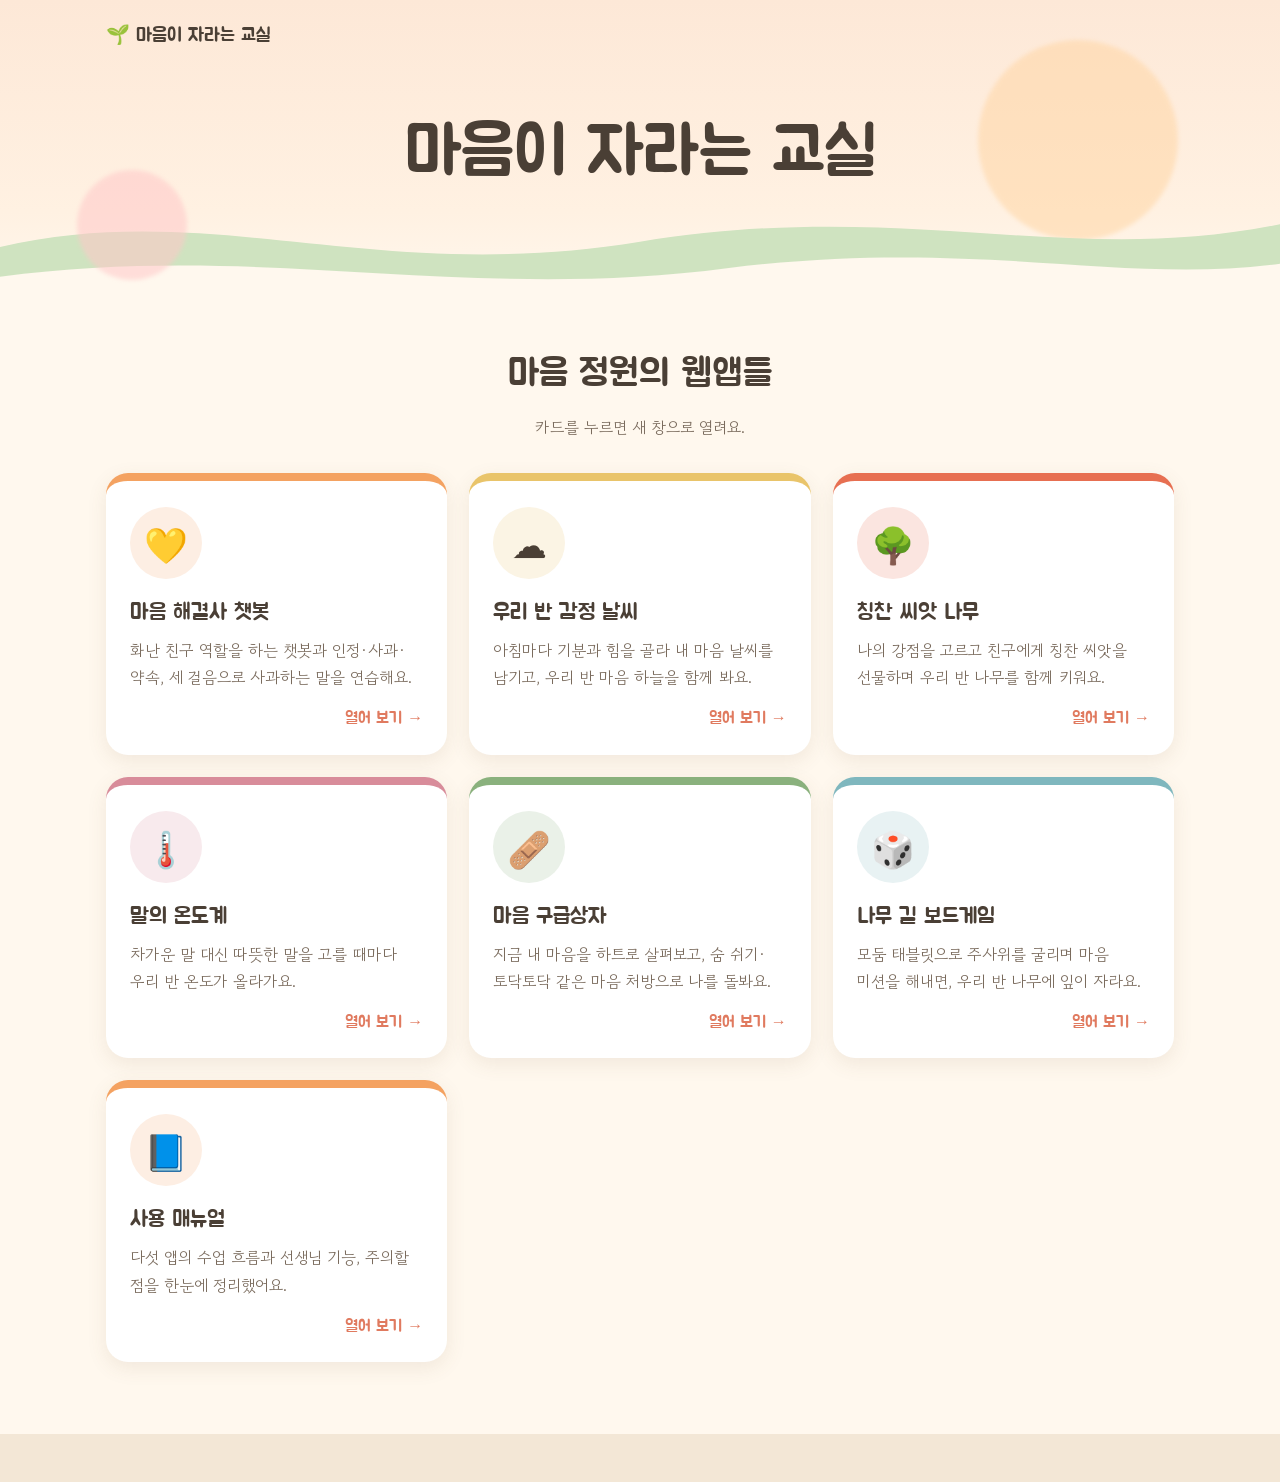
<file: index.html>
<!doctype html>
<html lang="ko">
<head>
  <meta charset="utf-8" />
  <meta name="viewport" content="width=device-width, initial-scale=1" />
  <title>마음이 자라는 교실</title>
  <link rel="icon" href="data:image/svg+xml,<svg xmlns='http://www.w3.org/2000/svg' viewBox='0 0 100 100'><text y='.9em' font-size='90'>🌱</text></svg>" />
  <link rel="preconnect" href="https://fonts.googleapis.com" />
  <link rel="preconnect" href="https://fonts.gstatic.com" crossorigin />
  <link href="https://fonts.googleapis.com/css2?family=Gowun+Dodum&family=Jua&display=swap" rel="stylesheet" />
  <link rel="stylesheet" href="style.css" />
</head>
<body>

  <header class="hero">
    <nav class="nav">
      <span class="nav-logo"><span class="sprout" id="sprout" title="">🌱</span> 마음이 자라는 교실</span>
    </nav>

    <div class="hero-body">
      <h1>마음이 자라는 교실</h1>
    </div>

    <svg class="hero-hills" viewBox="0 0 1440 160" preserveAspectRatio="none" aria-hidden="true">
      <path d="M0,96 C240,40 420,140 720,90 C1020,40 1200,120 1440,70 L1440,160 L0,160 Z" fill="#CFE3C0"/>
      <path d="M0,130 C300,90 520,160 820,120 C1100,85 1260,140 1440,115 L1440,160 L0,160 Z" fill="#FFF8EE"/>
    </svg>
  </header>

  <main>
    <section id="apps" class="section">
      <h2 class="section-title">마음 정원의 웹앱들</h2>
      <p class="section-lead">카드를 누르면 새 창으로 열려요.</p>
      <div class="grid" id="grid"></div>
    </section>
  </main>

  <footer class="footer"></footer>

  <!-- apps.js는 저장할 때마다 바뀌므로 브라우저에 오래 남지 않게 매번 새로 받기 -->
  <script>document.write('<script src="apps.js?v=' + Date.now() + '"><\/script>');</script>
  <script src="store.js"></script>
  <script src="pin.js"></script>
  <script src="script.js"></script>
</body>
</html>
</file>
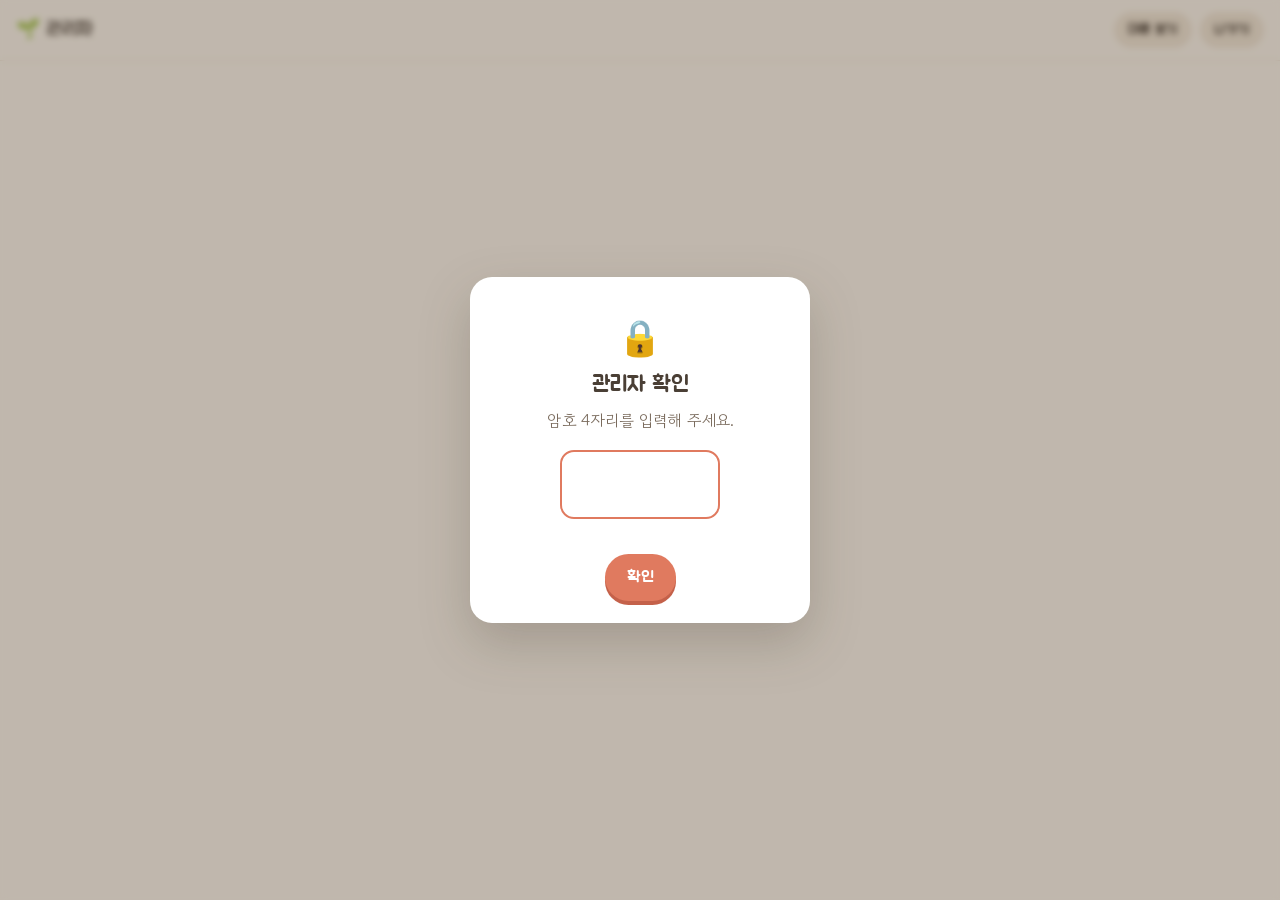
<file: admin.html>
<!doctype html>
<html lang="ko">
<head>
  <meta charset="utf-8" />
  <meta name="viewport" content="width=device-width, initial-scale=1" />
  <meta name="robots" content="noindex" />
  <title>관리자 · 마음이 자라는 교실</title>
  <link rel="icon" href="data:image/svg+xml,<svg xmlns='http://www.w3.org/2000/svg' viewBox='0 0 100 100'><text y='.9em' font-size='90'>🌱</text></svg>" />
  <link rel="preconnect" href="https://fonts.googleapis.com" />
  <link rel="preconnect" href="https://fonts.gstatic.com" crossorigin />
  <link href="https://fonts.googleapis.com/css2?family=Gowun+Dodum&family=Jua&display=swap" rel="stylesheet" />
  <link rel="stylesheet" href="style.css" />
  <link rel="stylesheet" href="admin.css" />
</head>
<body class="admin">

  <header class="admin-top">
    <span class="nav-logo">🌱 관리자</span>
    <div class="admin-top-links">
      <a class="btn-ghost" href="index.html" target="_blank" rel="noopener">대문 보기</a>
      <button class="btn-ghost" id="logout">나가기</button>
    </div>
  </header>

  <main class="admin-main" id="admin" hidden>
    <div class="notice" id="notice"></div>

    <h2 class="admin-h">전시 중인 웹앱 <small>⠿를 끌거나 ↑↓를 눌러 순서를 바꿔요</small></h2>
    <ol class="rows" id="rows"></ol>
    <button class="btn-add" id="add">＋ 웹앱 추가</button>

    <h2 class="admin-h">관리자 암호</h2>
    <div class="pin-change">
      <input id="newPin" type="password" inputmode="numeric" maxlength="4" placeholder="새 암호 4자리" />
      <button class="btn-ghost" id="savePin">바꾸기</button>
      <span class="hint" id="pinMsg"></span>
    </div>

    <h2 class="admin-h">GitHub 연결 <small>사이트에 바로 저장하려면 처음 한 번 필요해요</small></h2>
    <div class="gh">
      <p class="gh-state" id="ghState"></p>
      <label class="gh-token">토큰
        <input id="ghToken" type="password" autocomplete="off" placeholder="github_pat_로 시작하는 긴 글자" />
      </label>
      <div class="gh-btns">
        <button class="btn-main" id="ghConnect">연결하기</button>
        <button class="btn-ghost" id="ghForget">이 기기에서 토큰 지우기</button>
      </div>
      <p class="hint" id="ghMsg" aria-live="polite"></p>

      <details class="gh-help">
        <summary>토큰은 어떻게 만들어요?</summary>
        <ol>
          <li><a href="https://github.com/settings/personal-access-tokens/new" target="_blank" rel="noopener">GitHub 토큰 만들기 페이지</a>를 열어요. (GitHub 로그인 필요)</li>
          <li><b>Token name</b>: 아무 이름이나 (예: 마음정원 관리자)</li>
          <li><b>Expiration</b>: 사용할 기간 (예: 90일 또는 1년)</li>
          <li><b>Repository access</b>: <b>Only select repositories</b> → <b>SEL</b> 선택</li>
          <li><b>Permissions → Repositories</b>에서 <b>Add permissions</b> → <b>Contents</b>를 고르고 <b>Read and write</b>로 바꿔요.</li>
          <li>맨 아래 <b>Generate token</b> → 나온 글자를 복사해서 위 칸에 붙여 넣고 <b>연결하기</b>.</li>
        </ol>
        <p>⚠️ 토큰은 비밀번호처럼 다뤄 주세요. 이 기기에만 저장되고, 공용 PC에서 썼다면 <b>토큰 지우기</b>를 눌러 주세요.</p>
      </details>

      <details class="gh-help">
        <summary>고급 설정 (저장소·브랜치)</summary>
        <div class="gh-adv">
          <label>사용자<input id="ghOwner" /></label>
          <label>저장소<input id="ghRepo" /></label>
          <label>브랜치<input id="ghBranch" /></label>
        </div>
      </details>
    </div>
  </main>

  <footer class="admin-bar" id="bar" hidden>
    <span class="status" id="status">저장됨 ✓</span>
    <div class="bar-btns">
      <button class="btn-ghost" id="reset">되돌리기</button>
      <button class="btn-ghost" id="export">파일 내려받기</button>
      <button class="btn-main" id="publish">사이트에 저장</button>
    </div>
  </footer>

  <!-- apps.js는 저장할 때마다 바뀌므로 브라우저에 오래 남지 않게 매번 새로 받기 -->
  <script>document.write('<script src="apps.js?v=' + Date.now() + '"><\/script>');</script>
  <script src="store.js"></script>
  <script src="pin.js"></script>
  <script src="github.js"></script>
  <script src="admin.js"></script>
</body>
</html>
</file>
<file: style.css>
:root {
  --bg: #FFF8EE;
  --paper: #FFFFFF;
  --ink: #4A3F35;
  --ink-soft: #7A6B5D;
  --line: #EFE3D3;
  --sky: #FDE8D7;
  --accent: #E07A5F;
  --green: #81B29A;
  --radius: 22px;
  --shadow: 0 6px 20px rgba(122, 90, 60, .10);
}

* { box-sizing: border-box; }
[hidden] { display: none !important; }
html { scroll-behavior: smooth; }
body {
  margin: 0;
  background: var(--bg);
  color: var(--ink);
  font-family: "Gowun Dodum", system-ui, sans-serif;
  line-height: 1.7;
  word-break: keep-all;
}
h1, h2, h3 { font-family: "Jua", sans-serif; font-weight: 400; margin: 0; }
a { color: inherit; }

/* ---------- 대문 ---------- */
.hero {
  position: relative;
  background: linear-gradient(180deg, var(--sky) 0%, #FFF1E2 70%, var(--bg) 100%);
  padding-bottom: 110px;
  overflow: hidden;
}
.hero::before, .hero::after {           /* 몽글몽글 햇살 */
  content: "";
  position: absolute;
  border-radius: 50%;
  filter: blur(2px);
  opacity: .55;
}
.hero::before { width: 200px; height: 200px; background: #FFD6A5; top: 40px; right: 8%; }
.hero::after  { width: 110px; height: 110px; background: #FFC8C8; top: 170px; left: 6%; }

.nav {
  position: relative; z-index: 2;
  display: flex; align-items: center;
  max-width: 1100px; margin: 0 auto; padding: 20px 16px;
}
.nav-logo { font-family: "Jua", sans-serif; font-size: 1.2rem; display: flex; align-items: center; gap: 6px; }

.sprout {
  display: inline-block;
  cursor: default;
  user-select: none; -webkit-user-select: none;
  -webkit-touch-callout: none;
  touch-action: none;
  transform-origin: 50% 90%;
  transition: transform .2s;
}
.sprout.is-holding { transform: scale(1.6) rotate(-8deg); transition: transform 3s ease-in; }

.hero-body {
  position: relative; z-index: 2;
  text-align: center; padding: 40px 16px 0;
}
.hero h1 { font-size: clamp(2.4rem, 8vw, 4.2rem); line-height: 1.2; }
.hero-hills { position: absolute; left: 0; bottom: 0; width: 100%; height: 140px; }

/* ---------- 섹션 ---------- */
.section { max-width: 1100px; margin: 0 auto; padding: 40px 16px 72px; }
.section-title { text-align: center; font-size: clamp(1.7rem, 4.5vw, 2.3rem); }
.section-lead { text-align: center; color: var(--ink-soft); margin: 8px 0 32px; }

/* ---------- 앱 카드 ---------- */
.grid {
  display: grid; gap: 22px;
  grid-template-columns: repeat(auto-fill, minmax(260px, 1fr));
}
.card {
  display: flex; flex-direction: column;
  text-decoration: none;
  background: var(--paper);
  border-radius: var(--radius);
  padding: 26px 24px 22px;
  box-shadow: var(--shadow);
  border-top: 8px solid var(--c);
  transition: transform .2s, box-shadow .2s;
  animation: pop .5s both;
  animation-delay: var(--d);
}
a.card:hover { transform: translateY(-6px) rotate(-.4deg); box-shadow: 0 14px 30px rgba(122, 90, 60, .16); }
.card.is-empty { opacity: .7; }
.card-emoji {
  display: grid; place-items: center;
  width: 72px; height: 72px; font-size: 2.2rem;
  border-radius: 50%;
  background: color-mix(in srgb, var(--c) 18%, white);
  margin-bottom: 14px;
  overflow: hidden;
}
.card-emoji img { width: 100%; height: 100%; object-fit: cover; }
.card-name { font-size: 1.4rem; }
.card-desc { margin: 6px 0 14px; color: var(--ink-soft); flex: 1; }
.card-open {
  align-self: flex-end;
  font-family: "Jua", sans-serif; color: var(--accent);
  transition: transform .2s;
}
.card.is-empty .card-open { color: var(--ink-soft); }
a.card:hover .card-open { transform: translateX(4px); }

@keyframes pop {
  from { opacity: 0; transform: translateY(14px); }
  to   { opacity: 1; transform: none; }
}

/* ---------- 푸터 (빈 띠) ---------- */
.footer { height: 48px; background: #F3E7D6; }

/* ---------- 버튼 ---------- */
.btn-main, .btn-ghost {
  font: inherit; font-family: "Jua", sans-serif; font-size: 1rem;
  border: 0; cursor: pointer; text-decoration: none;
  padding: 10px 22px; border-radius: 999px;
  display: inline-flex; align-items: center; gap: 6px;
}
.btn-main { background: var(--accent); color: #fff; box-shadow: 0 4px 0 #C4614A; }
.btn-main:active { transform: translateY(2px); box-shadow: 0 2px 0 #C4614A; }
.btn-ghost { background: #F3E7D6; color: var(--ink); }

/* ---------- 암호 팝업 ---------- */
.pin-backdrop {
  position: fixed; inset: 0; z-index: 50;
  display: grid; place-items: center; padding: 16px;
  background: rgba(74, 63, 53, .35);
  backdrop-filter: blur(3px);
}
.pin-box {
  width: min(340px, 100%);
  background: var(--paper); border-radius: var(--radius);
  padding: 28px 24px 22px; text-align: center;
  box-shadow: 0 20px 50px rgba(74, 63, 53, .25);
  animation: pop .25s both;
}
.pin-box.shake { animation: shake .35s; }
.pin-emoji { font-size: 2.2rem; }
.pin-box h2 { font-size: 1.4rem; }
.pin-box p { margin: 4px 0 0; color: var(--ink-soft); }
.pin-input {
  margin-top: 16px; width: 160px;
  font: inherit; font-size: 1.8rem; letter-spacing: .5em; text-align: center;
  padding: 8px 0 8px .5em;
  border: 2px solid var(--line); border-radius: 14px; outline: none;
}
.pin-input:focus { border-color: var(--accent); }
.pin-msg { min-height: 1.7em; font-size: .9rem; color: var(--accent) !important; }
.pin-actions { display: flex; justify-content: center; gap: 10px; margin-top: 6px; }

@keyframes shake {
  20%, 60% { transform: translateX(-8px); }
  40%, 80% { transform: translateX(8px); }
}

@media (max-width: 760px) {
  .hero-body { padding-top: 24px; }
}

@media (prefers-reduced-motion: reduce) {
  * { animation: none !important; scroll-behavior: auto !important; }
}
</file>
<file: admin.css>
.admin { padding-bottom: 90px; }

.admin-top {
  position: sticky; top: 0; z-index: 10;
  display: flex; justify-content: space-between; align-items: center;
  padding: 12px 16px;
  background: color-mix(in srgb, var(--bg) 92%, transparent);
  backdrop-filter: blur(6px);
  border-bottom: 1px solid var(--line);
}
.admin-top-links { display: flex; gap: 8px; }
.admin-top .btn-ghost { padding: 6px 14px; font-size: .9rem; }

.admin-main { max-width: 820px; margin: 0 auto; padding: 20px 16px; }

.notice {
  background: #FFF1E2; border: 2px dashed #F2C9A8; border-radius: 16px;
  padding: 14px 18px; color: var(--ink-soft); font-size: .95rem;
}
.notice strong { color: var(--ink); display: block; }
.notice code { background: #fff; padding: 1px 6px; border-radius: 6px; }

.admin-h { font-size: 1.35rem; margin: 32px 0 12px; }
.admin-h small { font-family: "Gowun Dodum", sans-serif; font-size: .85rem; color: var(--ink-soft); margin-left: 6px; }

/* ---------- 앱 한 줄 ---------- */
.rows { list-style: none; margin: 0; padding: 0; display: grid; gap: 12px; }
.row {
  display: grid;
  grid-template-columns: auto auto 1fr auto;
  gap: 12px; align-items: start;
  background: var(--paper); border-radius: 18px;
  padding: 14px; box-shadow: var(--shadow);
  border: 2px solid transparent;
  transition: border-color .15s, opacity .15s;
}
.row.dragging { opacity: .4; }
.row.drop-before { border-top-color: var(--accent); }
.row.drop-after { border-bottom-color: var(--accent); }

.order { display: flex; flex-direction: column; align-items: center; gap: 2px; }
.handle { cursor: grab; font-size: 1.3rem; color: #C9B8A4; padding: 2px 4px; user-select: none; touch-action: none; }
.order button {
  border: 0; background: #F6EDE1; border-radius: 8px; width: 30px; height: 26px;
  cursor: pointer; font-size: .8rem; color: var(--ink);
}
.order button:disabled { opacity: .3; cursor: default; }
.num { font-family: "Jua", sans-serif; color: var(--ink-soft); font-size: .9rem; }

.icon-btn {
  width: 72px; height: 72px; border-radius: 50%;
  border: 2px dashed #E6D3BD; background: #FFF6EC;
  font-size: 2.2rem; cursor: pointer; overflow: hidden; padding: 0;
  display: grid; place-items: center;
  position: relative;
}
.icon-btn img { width: 100%; height: 100%; object-fit: cover; }
.icon-btn::after {
  content: "바꾸기"; position: absolute; inset: auto 0 0 0;
  font-size: .65rem; background: rgba(74, 63, 53, .55); color: #fff; padding: 1px 0;
  font-family: "Gowun Dodum", sans-serif;
}

.fields { display: grid; gap: 6px; min-width: 0; }
.fields label { display: grid; gap: 2px; font-size: .8rem; color: var(--ink-soft); }
.fields input, .fields textarea, .pin-change input {
  font: inherit; color: var(--ink); font-size: .95rem;
  border: 1.5px solid var(--line); border-radius: 10px;
  padding: 7px 10px; outline: none; width: 100%;
  background: #FFFCF8;
}
.fields textarea { resize: vertical; min-height: 56px; }
.fields input:focus, .fields textarea:focus, .pin-change input:focus { border-color: var(--accent); background: #fff; }
.fields .name { font-family: "Jua", sans-serif; font-size: 1.1rem; }

.del {
  border: 0; background: none; cursor: pointer; font-size: 1.2rem;
  padding: 4px; border-radius: 8px; opacity: .6;
}
.del:hover { opacity: 1; background: #FBE3DC; }

.btn-add {
  margin-top: 12px; width: 100%;
  font: inherit; font-family: "Jua", sans-serif; font-size: 1.05rem;
  padding: 14px; border-radius: 18px; cursor: pointer;
  border: 2px dashed #E6D3BD; background: transparent; color: var(--ink-soft);
}
.btn-add:hover { border-color: var(--accent); color: var(--accent); }

.pin-change { display: flex; flex-wrap: wrap; gap: 8px; align-items: center; }
.pin-change input { width: 160px; letter-spacing: .3em; }
.hint { font-size: .9rem; color: var(--ink-soft); }

/* ---------- 하단 고정 바 ---------- */
.admin-bar {
  position: fixed; left: 0; right: 0; bottom: 0; z-index: 10;
  display: flex; justify-content: space-between; align-items: center; gap: 10px;
  padding: 12px 16px;
  background: var(--paper); border-top: 1px solid var(--line);
  box-shadow: 0 -6px 20px rgba(122, 90, 60, .08);
}
.status { color: var(--green); font-size: .95rem; }
.status.warn { color: var(--accent); }
.bar-btns { display: flex; gap: 8px; }

/* ---------- 아이콘 고르기 팝업 ---------- */
.icon-box { width: min(420px, 100%); text-align: left; }
.icon-box h2 { text-align: center; margin-bottom: 10px; }
.icon-box .sub { font-size: .85rem; color: var(--ink-soft); margin: 14px 0 6px; }
.emoji-grid { display: grid; grid-template-columns: repeat(8, 1fr); gap: 4px; }
.emoji-grid button {
  border: 0; background: #FFF6EC; border-radius: 10px; cursor: pointer;
  font-size: 1.4rem; aspect-ratio: 1; padding: 0;
}
.emoji-grid button:hover { background: #FDE8D7; }
.emoji-own { display: flex; gap: 8px; }
.emoji-own input {
  flex: 1; font: inherit; font-size: 1.3rem; text-align: center;
  border: 1.5px solid var(--line); border-radius: 10px; padding: 4px; outline: none;
}
.upload {
  display: flex; align-items: center; justify-content: center; gap: 6px;
  border: 2px dashed #E6D3BD; border-radius: 14px; padding: 12px;
  cursor: pointer; color: var(--ink-soft);
}
.upload:hover { border-color: var(--accent); color: var(--accent); }
.upload input { display: none; }

@media (max-width: 560px) {
  .row { grid-template-columns: auto 1fr auto; }
  .row .icon-btn { grid-column: 2; grid-row: 1; width: 60px; height: 60px; font-size: 1.8rem; }
  .row .order { grid-column: 1; grid-row: 1 / span 2; }
  .row .fields { grid-column: 2 / span 2; grid-row: 2; }
  .row .del { grid-column: 3; grid-row: 1; justify-self: end; }
  .admin-bar { flex-direction: column; align-items: stretch; }
  .bar-btns { justify-content: stretch; }
  .bar-btns > * { flex: 1; justify-content: center; }
  .emoji-grid { grid-template-columns: repeat(6, 1fr); }
}

/* ---------- GitHub 연결 ---------- */
.gh {
  background: var(--paper); border-radius: 18px; padding: 18px;
  box-shadow: var(--shadow); display: grid; gap: 10px;
}
.gh-state { margin: 0; font-family: "Jua", sans-serif; }
.gh-state.ok { color: var(--green); }
.gh-token { display: grid; gap: 2px; font-size: .8rem; color: var(--ink-soft); }
.gh input {
  font: inherit; color: var(--ink); font-size: .95rem;
  border: 1.5px solid var(--line); border-radius: 10px;
  padding: 7px 10px; outline: none; width: 100%; background: #FFFCF8;
}
.gh input:focus { border-color: var(--accent); background: #fff; }
.gh-btns { display: flex; flex-wrap: wrap; gap: 8px; }
.gh-help { font-size: .92rem; color: var(--ink-soft); }
.gh-help summary { cursor: pointer; color: var(--ink); }
.gh-help ol { padding-left: 1.3em; margin: 8px 0; }
.gh-help li { margin-bottom: 4px; }
.gh-help a { color: var(--accent); }
.gh-adv { display: grid; grid-template-columns: repeat(3, 1fr); gap: 8px; margin-top: 8px; }
.gh-adv label { display: grid; gap: 2px; font-size: .8rem; }
.btn-main:disabled { opacity: .5; cursor: default; }
@media (max-width: 560px) { .gh-adv { grid-template-columns: 1fr; } }
</file>
